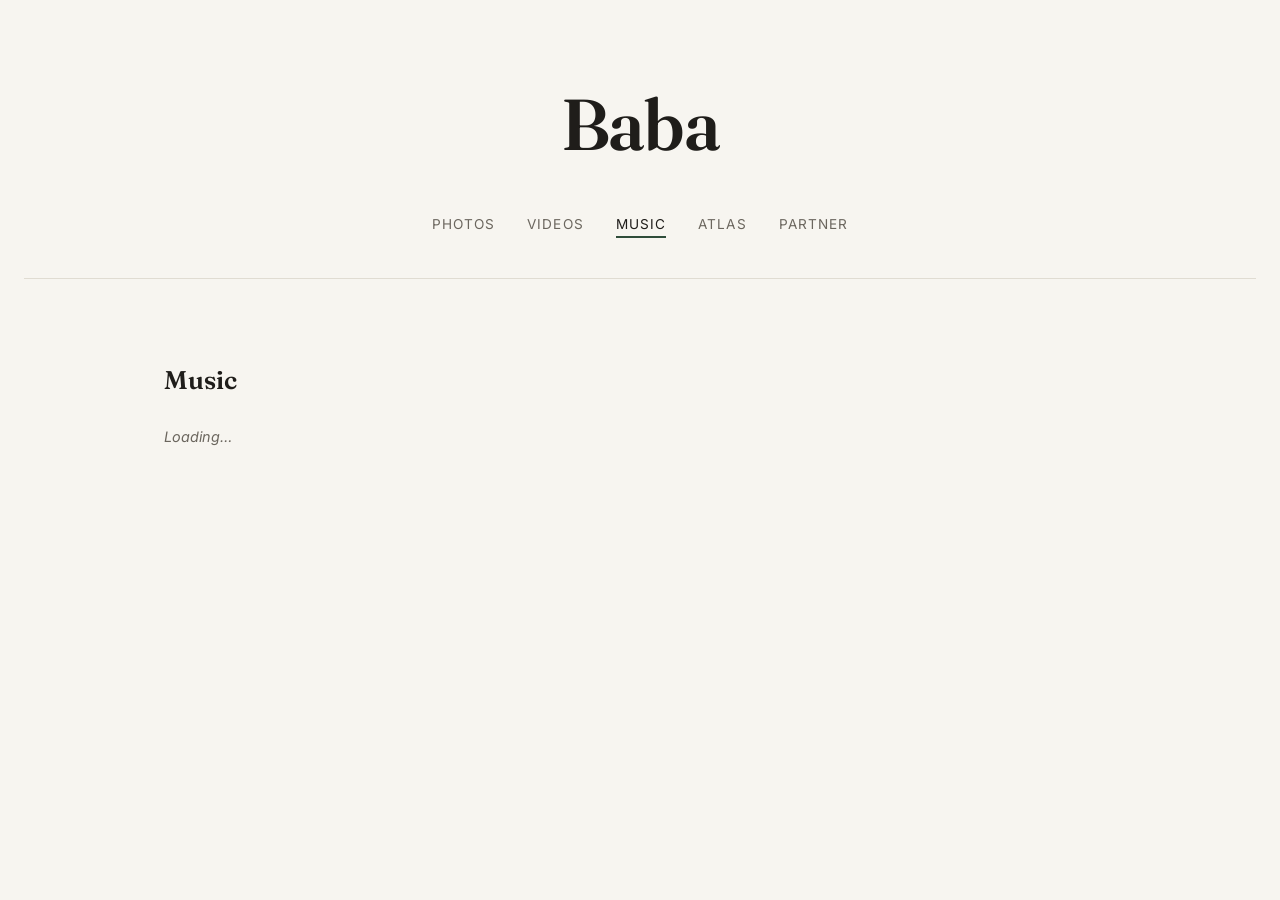
<file: music.html>
<!DOCTYPE html>
<html lang="en">
<head>
<meta charset="UTF-8">
<meta name="viewport" content="width=device-width, initial-scale=1.0">
<title>Music — Baba</title>
<link rel="icon" type="image/svg+xml" href="favicon.svg">
<link rel="stylesheet" href="style.css">
</head>
<body>

<header>
  <h1><a href="index.html">Baba</a></h1>
</header>

<nav>
  <a href="photos.html">Photos</a>
  <a href="videos.html">Videos</a>
  <a href="music.html" class="active">Music</a>
  <a href="atlas.html">Atlas</a>
  <a href="partner.html">Partner</a>
</nav>

<section id="music">
  <h2>Music</h2>
  <div id="music-list">
    <p class="empty">Loading…</p>
  </div>
</section>

<!-- HOW TO ADD A TITLE: the file name becomes the track title automatically. Add " -- caption text" after the name for a subtitle. -->

<script src="script.js"></script>
<script>
  async function renderMusic(){
    const list = document.getElementById("music-list");
    const files = await listFolder("music");
    const tracks = files.filter(f => /\.(mp3|wav|m4a|ogg)$/i.test(f.name));
    if(tracks.length === 0){
      list.innerHTML = '<p class="empty">No tracks yet.</p>';
      return;
    }
    list.innerHTML = tracks.map(f => {
      const { title, caption } = parseMusicName(f.name);
      return `
        <div class="track">
          <div class="title">${title}</div>
          ${caption ? `<div class="caption">${caption}</div>` : ""}
          <audio controls src="${RAW_BASE}music/${encodeURIComponent(f.name)}"></audio>
        </div>
      `;
    }).join("");
  }
  renderMusic();
</script>

</body>
</html>
</file>
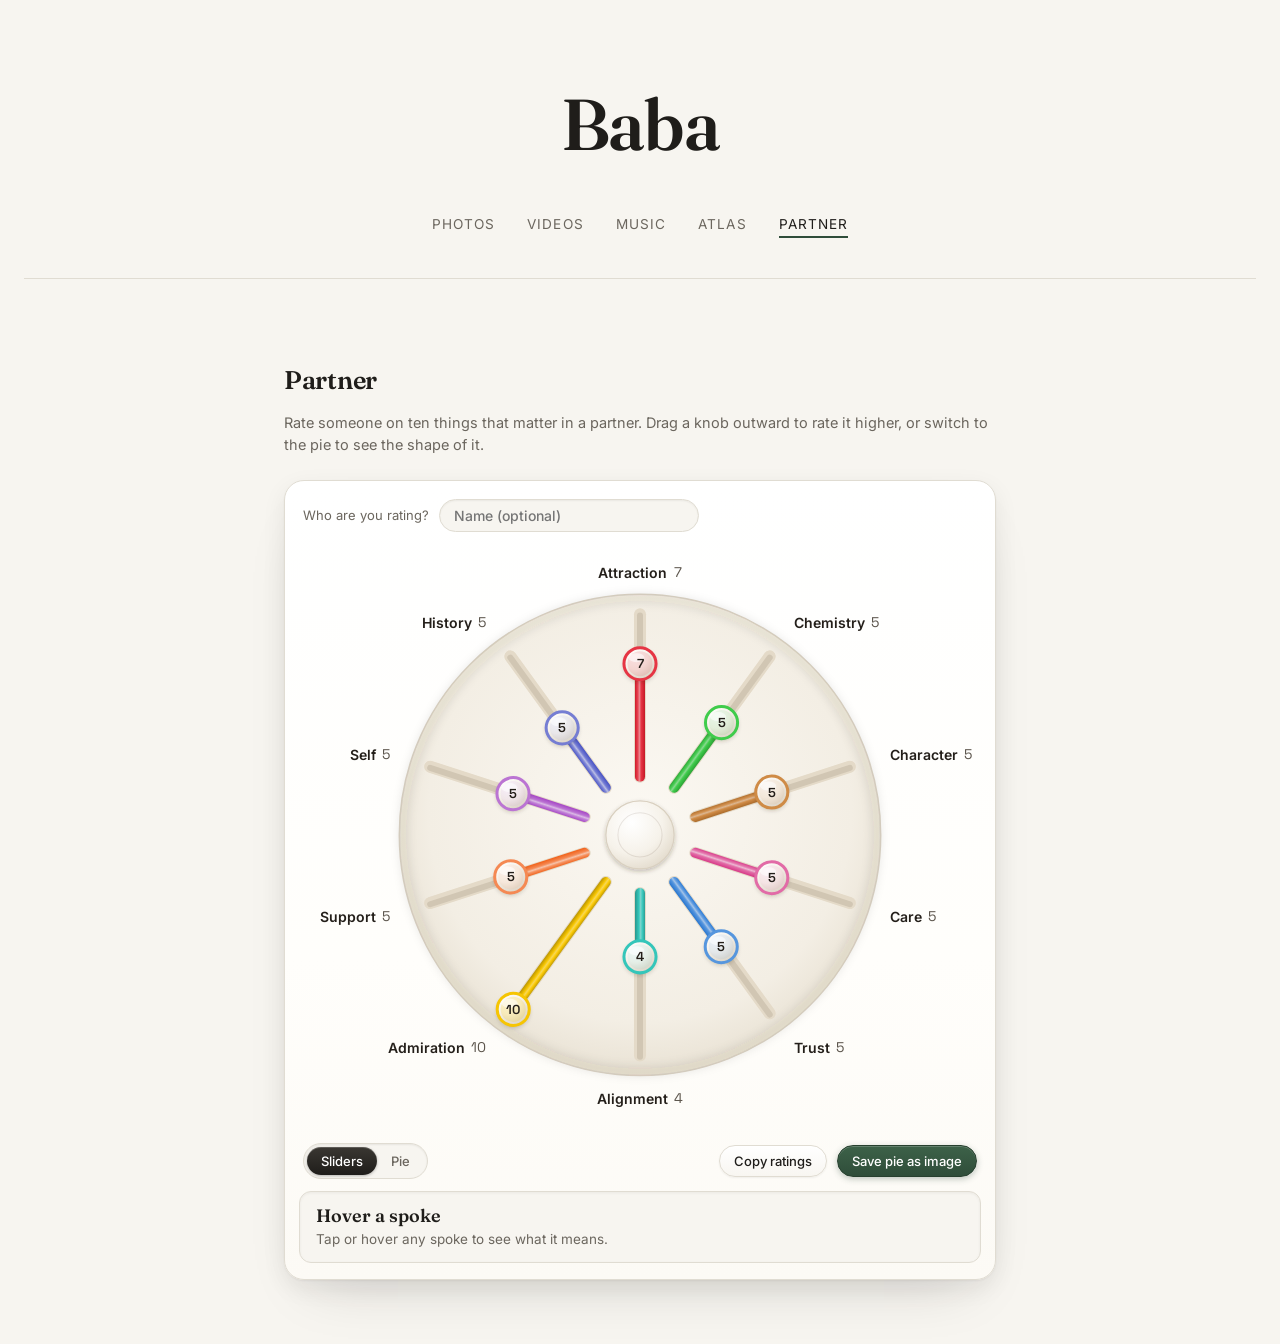
<file: partner.html>
<!DOCTYPE html>
<html lang="en">
<head>
<meta charset="UTF-8">
<meta name="viewport" content="width=device-width, initial-scale=1.0">
<title>Partner — Baba</title>
<link rel="icon" type="image/svg+xml" href="favicon.svg">
<link rel="stylesheet" href="style.css">
<link rel="preconnect" href="https://fonts.googleapis.com">
<link rel="preconnect" href="https://fonts.gstatic.com" crossorigin>
<link rel="stylesheet" href="https://fonts.googleapis.com/css2?family=Fraunces:opsz,wght@9..144,400;9..144,600;9..144,700&family=Inter:wght@400;500;600;700&family=Space+Grotesk:wght@500;600;700&display=swap">
<style>
  #partner{
    --parchment:#f7f5f0; --paper:#fffefb; --ink:#1f1d1a; --ink-soft:#6b665e; --line:#e0dcd2; --accent:#2f4d3a;
    font-family:'Inter',system-ui,sans-serif; color:var(--ink);
    max-width:760px;
  }
  #partner h2{font-family:'Fraunces',serif;font-optical-sizing:auto;font-weight:600;letter-spacing:-0.01em;}
  .pt-intro{font-size:14.5px;line-height:1.5;color:var(--ink-soft);margin:-1rem 0 1.5rem;}

  /* card */
  .pt-card{position:relative;overflow:hidden;background:linear-gradient(180deg,#ffffff 0%,var(--paper) 60%,#fcfaf5 100%);border:1px solid var(--line);border-radius:20px;padding:14px 14px 16px;
    box-shadow:inset 0 1px 0 rgba(255,255,255,.9),0 1px 2px rgba(31,29,26,.05),0 8px 24px rgba(31,29,26,.07),0 28px 56px -28px rgba(31,29,26,.18);}
  .pt-flash{position:absolute;inset:0;background:#fff;opacity:0;pointer-events:none;border-radius:inherit;}
  .pt-flash.go{animation:ptFlash .45s ease-out;}
  @keyframes ptFlash{0%{opacity:.85}100%{opacity:0}}

  /* wheel */
  #pt-svg{display:block;width:100%;height:auto;touch-action:none;font-family:'Inter',system-ui,sans-serif;-webkit-user-select:none;user-select:none;}
  .pt-spoke,.pt-slice,.pt-lab{transition:opacity .25s ease;}
  #pt-svg.pt-hl .pt-spoke:not(.on),#pt-svg.pt-hl .pt-slice:not(.on){opacity:.38;}
  #pt-svg.pt-hl .pt-lab:not(.on){opacity:.5;}
  .pt-knob{cursor:grab;outline:none}
  .pt-knob.dragging{cursor:grabbing}
  .pt-kin{transform-box:fill-box;transform-origin:center;transform:scale(0);transition:transform .2s ease;}
  .pt-kin.in{transform:scale(1);transition:transform .5s cubic-bezier(.34,1.56,.64,1);}
  .pt-knob.dragging .pt-kin{transform:scale(1.16);transition:transform .18s cubic-bezier(.34,1.56,.64,1);}
  .pt-knob:focus-visible .pt-knob-face{stroke:var(--ink);stroke-width:2.5}
  .pt-pulse{transform-box:fill-box;transform-origin:center;animation:ptPulse .7s ease-out forwards;pointer-events:none;}
  @keyframes ptPulse{0%{transform:scale(1);opacity:.95}100%{transform:scale(2.6);opacity:0}}
  .pt-fade{transition:opacity .22s ease;}

  /* controls */
  .pt-row{display:flex;align-items:center;flex-wrap:wrap;gap:10px;margin:8px 4px 12px;}
  .pt-seg{display:inline-flex;background:var(--parchment);border:1px solid var(--line);border-radius:999px;padding:3px;box-shadow:inset 0 1px 2px rgba(31,29,26,.07);}
  .pt-seg button{font:500 13px 'Inter',sans-serif;color:var(--ink-soft);background:none;border:0;border-radius:999px;padding:6px 14px;cursor:pointer;transition:background .2s,color .2s,box-shadow .2s;}
  .pt-seg button[aria-pressed="true"]{background:linear-gradient(180deg,#3a3732,var(--ink));color:#fff;box-shadow:inset 0 1px 0 rgba(255,255,255,.18),0 1px 3px rgba(31,29,26,.3);}
  .pt-spacer{flex:1}
  .pt-btn{font:500 13px 'Inter',sans-serif;color:var(--ink);background:linear-gradient(180deg,#ffffff,#f8f6f1);border:1px solid var(--line);border-radius:999px;padding:7px 14px;cursor:pointer;
    box-shadow:inset 0 1px 0 #fff,0 1px 2px rgba(31,29,26,.06);transition:border-color .2s,transform .12s,box-shadow .2s;}
  .pt-btn:hover{border-color:var(--accent);}
  .pt-btn:active{transform:translateY(1px);}
  .pt-btn.primary{background:linear-gradient(180deg,#3d6249,var(--accent));border-color:#27402f;color:#fff;box-shadow:inset 0 1px 0 rgba(255,255,255,.2),0 2px 6px rgba(47,77,58,.3);}
  .pt-btn.primary:hover{filter:brightness(1.07);}
  .pt-info{background:var(--parchment);border:1px solid var(--line);border-radius:12px;padding:12px 16px;min-height:66px;box-shadow:inset 0 1px 3px rgba(31,29,26,.06);}
  .pt-info-in{transition:opacity .16s ease;}
  .pt-info-in.out{opacity:0;}
  .pt-info-top{display:flex;align-items:baseline;justify-content:space-between;gap:12px;}
  #pt-t{font-family:'Fraunces',serif;font-weight:600;font-size:18px;}
  #pt-v{font-family:'Space Grotesk',sans-serif;font-weight:600;font-size:18px;}
  #pt-d{font-size:13.5px;line-height:1.45;color:var(--ink-soft);margin-top:3px;}
  .pt-name{display:flex;align-items:center;gap:10px;margin:4px 4px 2px;font-size:13px;color:var(--ink-soft);}
  .pt-name input{flex:1;max-width:260px;font:500 14px 'Inter',sans-serif;color:var(--ink);background:var(--parchment);border:1px solid var(--line);border-radius:999px;padding:7px 14px;outline:none;box-shadow:inset 0 1px 2px rgba(31,29,26,.06);transition:border-color .2s;}
  .pt-name input:focus{border-color:var(--accent);}
  /* no grey tap boxes or focus outlines on touch */
  #partner,#partner *{-webkit-tap-highlight-color:transparent;}
  #pt-svg *:focus{outline:none;}
  .pt-short{display:none;}

  /* phones: use the full width, compact controls, bigger two-line labels */
  @media (max-width:600px){
    #partner{padding:1.25rem .4rem 2.5rem;}
    #partner h2{margin:0 .6rem .6rem;}
    .pt-intro{font-size:14px;margin:0 .6rem 1rem;}
    .pt-card{padding:8px 4px 10px;border-radius:16px;}
    .pt-name{margin:2px 6px 0;}
    .pt-name span{display:none;}
    .pt-name input{max-width:none;}
    #pt-svg .pt-lab{font-size:19px;}
    .pt-row{flex-wrap:nowrap;gap:6px;margin:4px 6px 8px;}
    .pt-seg button{padding:7px 12px;}
    .pt-btn{padding:8px 12px;white-space:nowrap;}
    .pt-long{display:none;}
    .pt-short{display:inline;}
    .pt-info{margin:0 6px;padding:10px 14px;}
  }
  .pt-sr{position:absolute;width:1px;height:1px;overflow:hidden;clip:rect(0 0 0 0);}
  @media (prefers-reduced-motion:reduce){
    .pt-kin,.pt-kin.in,.pt-knob.dragging .pt-kin{transition:none}
    .pt-pulse,.pt-flash.go{animation:none}
  }
</style>
</head>
<body>

<header>
  <h1><a href="index.html">Baba</a></h1>
</header>

<nav>
  <a href="photos.html">Photos</a>
  <a href="videos.html">Videos</a>
  <a href="music.html">Music</a>
  <a href="atlas.html">Atlas</a>
  <a href="partner.html" class="active">Partner</a>
</nav>

<section id="partner">
  <h2>Partner</h2>
  <p class="pt-intro">Rate someone on ten things that matter in a partner. Drag a knob outward to rate it higher, or switch to the pie to see the shape of it.</p>

  <div class="pt-card">
    <label class="pt-name"><span>Who are you rating?</span><input id="pt-name" type="text" placeholder="Name (optional)" aria-label="Who are you rating?" maxlength="40" autocomplete="off"></label>
    <p class="pt-sr">Ten radial sliders rating what you like about a partner, with a toggle that turns them into a pie chart.</p>
    <svg id="pt-svg" viewBox="0 0 680 600" role="group" aria-label="Ten spoke sliders">
      <defs id="pt-defs">
        <radialGradient id="pt-dish" cx="50%" cy="45%" r="55%"><stop offset="0" stop-color="#fbf8f2"/><stop offset=".8" stop-color="#f3eee4"/><stop offset="1" stop-color="#e9e2d4"/></radialGradient>
        <radialGradient id="pt-kg" cx="35%" cy="28%" r="78%"><stop offset="0" stop-color="#ffffff"/><stop offset=".5" stop-color="#f7f3ec"/><stop offset="1" stop-color="#d8d0c1"/></radialGradient>
        <radialGradient id="pt-gloss" cx="32%" cy="26%" r="70%"><stop offset="0" stop-color="#fff" stop-opacity=".42"/><stop offset=".38" stop-color="#fff" stop-opacity=".14"/><stop offset=".72" stop-color="#fff" stop-opacity="0"/></radialGradient>
        <radialGradient id="pt-hub" cx="38%" cy="32%" r="75%"><stop offset="0" stop-color="#ffffff"/><stop offset=".6" stop-color="#f6f2ea"/><stop offset="1" stop-color="#e2dacb"/></radialGradient>
        <filter id="pt-sh" x="-60%" y="-60%" width="220%" height="220%"><feDropShadow dx="0" dy="2" stdDeviation="2.2" flood-color="#3a2f22" flood-opacity=".28"/></filter>
        <filter id="pt-inset" x="-10%" y="-10%" width="120%" height="120%"><feGaussianBlur stdDeviation="5"/></filter>
      </defs>
      <circle cx="340" cy="300" r="240" fill="url(#pt-dish)" stroke="#ddd5c6" stroke-width="1.5"/>
      <circle cx="340" cy="300" r="236" fill="none" stroke="rgba(60,48,32,.10)" stroke-width="8" filter="url(#pt-inset)" style="pointer-events:none"/>
      <g id="pt-m" style="display:none"></g>
      <g id="pt-p" style="display:none"></g>
      <g id="pt-s"></g>
      <g id="pt-l"></g>
    </svg>

    <div class="pt-row">
      <div class="pt-seg" role="group" aria-label="View">
        <button id="pt-v-s" aria-pressed="true">Sliders</button>
        <button id="pt-v-p" aria-pressed="false">Pie</button>
      </div>
      <span class="pt-spacer"></span>
      <button class="pt-btn" id="pt-copy">Copy<span class="pt-long"> ratings</span></button>
      <button class="pt-btn primary" id="pt-save">Save<span class="pt-long"> pie as image</span><span class="pt-short"> image</span></button>
    </div>

    <div class="pt-info" aria-live="polite">
      <div class="pt-info-in" id="pt-info-in">
        <div class="pt-info-top"><span id="pt-t">Hover a spoke</span><span id="pt-v"></span></div>
        <div id="pt-d">Tap or hover any spoke to see what it means.</div>
      </div>
    </div>
    <div class="pt-flash" id="pt-flash"></div>
  </div>
</section>

<script>
(function(){
  // name, description, color [hue, saturation at 10, lightness at 10, saturation floor, lightness at 1, metallic], starting value
  // Hue is fixed per category; only saturation and lightness move with the value.
  var items=[
    ["Attraction","The physical pull. Looks, touch, voice, presence.",[355,95,47,45,72],7],
    ["Chemistry","How you click. Banter, humor, the ease between you.",[125,80,38,40,64],5],
    ["Character","Who they are to everyone, not only to you.",[30,78,45,44,62],5],
    ["Care","How they treat you day to day. Attention, kindness, effort.",[330,88,52,50,76],5],
    ["Trust","How safe and certain you feel. Honesty and reliability.",[212,92,46,48,72],5],
    ["Alignment","Shared values, goals, and the life you each want.",[175,90,32,42,58],4],
    ["Admiration","What you respect or look up to in them.",[48,100,48,62,66],10],
    ["Support","What they do for you. Help, showing up, lightening the load.",[20,100,54,80,72],5],
    ["Self","Who you become around them, and whether you like that person.",[285,72,50,38,74],5],
    ["History","The time, memories, and hard things you have shared.",[235,72,50,38,74],5]
  ];
  var NS="http://www.w3.org/2000/svg",cx=340,cy=300,r0=58,r1=220,pr0=26,pr1=226,TW=10;
  var reduce=window.matchMedia&&window.matchMedia("(prefers-reduced-motion: reduce)").matches;
  var vals=items.map(function(it){return it[3]});
  var disp=vals.map(function(){return reduce?0:0});
  var startAt=[],nodes=[],drag=-1,raf=0,cur=-1,pie=false,morph=null;
  var svg=document.getElementById("pt-svg"),defs=document.getElementById("pt-defs"),gS=document.getElementById("pt-s"),gP=document.getElementById("pt-p"),gM=document.getElementById("pt-m"),gL=document.getElementById("pt-l");
  var T=document.getElementById("pt-t"),V=document.getElementById("pt-v"),D=document.getElementById("pt-d"),INFO=document.getElementById("pt-info-in");

  function el(t,a,p){var e=document.createElementNS(NS,t);for(var k in a)e.setAttribute(k,a[k]);if(p)p.appendChild(e);return e}
  function ang(i){return(i*36-90)*Math.PI/180}
  function pt(r,a){return[cx+r*Math.cos(a),cy+r*Math.sin(a)]}
  function clamp(x,a,b){return Math.max(a,Math.min(b,x))}
  function wedge(ri,ro,a0,a1){var p=pt(ro,a0),q=pt(ro,a1),s=pt(ri,a1),u=pt(ri,a0);
    return"M"+p[0].toFixed(1)+" "+p[1].toFixed(1)+"A"+ro+" "+ro+" 0 0 1 "+q[0].toFixed(1)+" "+q[1].toFixed(1)+"L"+s[0].toFixed(1)+" "+s[1].toFixed(1)+"A"+ri+" "+ri+" 0 0 0 "+u[0].toFixed(1)+" "+u[1].toFixed(1)+"Z"}

  // ---- color ----
  // 10 = full saturation. Lower values fade toward a muted tint of the SAME hue, never to grey.
  function hsl3(i,v){var c=items[i][2],t=clamp(v,0,10)/10,e=Math.pow(t,1.15);return[c[0],c[3]+(c[1]-c[3])*e,c[4]+(c[2]-c[4])*e]}
  function H(h,s,l){return"hsl("+h+","+clamp(s,0,100).toFixed(1)+"%,"+clamp(l,0,97).toFixed(1)+"%)"}
  function col(i,v){var c=hsl3(i,v);return H(c[0],c[1],c[2])}
  function full(i){return col(i,10)}
  function metal(i){return!!items[i][2][5]}
  // gradient stops [offset, dSat, dLight]: glossy tube across a track, and centre-out shading for a slice
  var TUBE=[[0,0,-10],[.28,0,3],[.44,-8,17],[.62,0,0],[1,0,-12]];
  var TUBE_METAL=[[0,0,-20],[.16,0,6],[.3,-12,40],[.42,0,10],[.7,0,-6],[1,0,-22]];
  var SLICE=[[0,-4,12],[.5,0,3],[.85,0,-2],[1,0,-10]];
  var SLICE_METAL=[[0,0,-14],[.38,0,2],[.6,-10,34],[.7,0,8],[.9,0,-6],[1,0,-18]];
  function stops(g,spec){spec.forEach(function(s){el("stop",{offset:s[0]},g)});return g}
  function paint(g,spec,i,v){var c=hsl3(i,v),st=g.childNodes;for(var k=0;k<spec.length;k++)st[k].setAttribute("stop-color",H(c[0],c[1]+spec[k][1],c[2]+spec[k][2]))}

  // ---- info box (crossfades between categories) ----
  function setInfo(t,v,d){T.textContent=t;V.textContent=v;D.textContent=d}
  function show(i){
    if(cur!==i){cur=i;svg.classList.add("pt-hl");nodes.forEach(function(n,j){var on=j===i;n.g.classList.toggle("on",on);n.sg.classList.toggle("on",on);n.lab.classList.toggle("on",on)})}
    clearTimeout(touchT);
    var txt=[items[i][0],Math.round(vals[i])+" / 10",items[i][1]];
    if(T.textContent===txt[0]||reduce){setInfo(txt[0],txt[1],txt[2]);return}
    if(show.p===i)return;
    show.p=i;INFO.classList.add("out");clearTimeout(show.t);
    show.t=setTimeout(function(){show.p=-1;var j=i;setInfo(items[j][0],Math.round(vals[j])+" / 10",items[j][1]);INFO.classList.remove("out")},140);
  }
  var touchT=0;
  function unfocus(){if(drag>=0)return;cur=-1;svg.classList.remove("pt-hl");nodes.forEach(function(n){n.g.classList.remove("on");n.sg.classList.remove("on");n.lab.classList.remove("on")})}
  svg.addEventListener("pointerleave",unfocus);

  // ---- pie scale rings ----
  [5,10].forEach(function(v){el("circle",{cx:cx,cy:cy,r:pr0+(pr1-pr0)*v/10,fill:"none",stroke:"#ddd3c0","stroke-width":1,"stroke-dasharray":v==10?"0":"3 4"},gP)});

  // ---- build each category ----
  items.forEach(function(it,i){
    var a=ang(i),p0=pt(r0,a),p1=pt(r1,a),nx=-Math.sin(a),ny=Math.cos(a);
    // track gradient runs across the track's width, so it reads as a glossy tube
    var tg=stops(el("linearGradient",{id:"pt-tg"+i,gradientUnits:"userSpaceOnUse",x1:cx-nx*TW/2,y1:cy-ny*TW/2,x2:cx+nx*TW/2,y2:cy+ny*TW/2},defs),metal(i)?TUBE_METAL:TUBE);
    var sgr=stops(el("radialGradient",{id:"pt-sg"+i,gradientUnits:"userSpaceOnUse",cx:cx,cy:cy,r:pr1},defs),metal(i)?SLICE_METAL:SLICE);

    var g=el("g",{class:"pt-spoke"},gS);
    el("line",{x1:p0[0],y1:p0[1],x2:p1[0],y2:p1[1],stroke:"#e4dac8","stroke-width":TW+2,"stroke-linecap":"round"},g);
    el("line",{x1:p0[0],y1:p0[1],x2:p1[0],y2:p1[1],stroke:"rgba(80,62,40,.13)","stroke-width":TW-4,"stroke-linecap":"round",transform:"translate("+(-nx*0).toFixed(2)+",1.2)"},g);
    var led=el("line",{x1:p0[0],y1:p0[1],x2:p0[0],y2:p0[1],stroke:"url(#pt-tg"+i+")","stroke-width":TW,"stroke-linecap":"round"},g);
    var hit=el("line",{x1:p0[0],y1:p0[1],x2:p1[0],y2:p1[1],stroke:"transparent","stroke-width":30,"stroke-linecap":"round",style:"cursor:pointer"},g);
    var k=el("g",{class:"pt-knob",tabindex:0,role:"slider","aria-label":it[0],"aria-valuemin":0,"aria-valuemax":10},g);
    var kin=el("g",{class:"pt-kin"},k);
    el("circle",{r:16,fill:"url(#pt-kg)",filter:"url(#pt-sh)"},kin);
    var tint=el("circle",{r:12.5,opacity:0},kin);
    el("ellipse",{cx:-3.5,cy:-6,rx:8,ry:4.5,fill:"#fff",opacity:.55,style:"pointer-events:none"},kin);
    var face=el("circle",{r:16,fill:"none","stroke-width":3,class:"pt-knob-face"},kin);
    var num=el("text",{"text-anchor":"middle","dominant-baseline":"central","font-size":13,"font-weight":600,fill:"#241F1A",style:"pointer-events:none;font-family:'Space Grotesk',sans-serif"},kin);

    var a0=a-Math.PI/10,a1=a+Math.PI/10;
    var sg=el("g",{class:"pt-slice"},gP);
    el("path",{d:wedge(pr0,pr1,a0,a1),fill:"#efe7d8",stroke:"#fffdf8","stroke-width":2},sg);
    var w=el("path",{fill:"url(#pt-sg"+i+")",stroke:"#fffdf8","stroke-width":2},sg);
    var wh=el("path",{d:wedge(pr0,pr1,a0,a1),fill:"transparent",style:"cursor:pointer"},sg);

    var mb=el("path",{stroke:"#fffdf8"},gM),mfT=el("path",{fill:"url(#pt-tg"+i+")"},gM),mfS=el("path",{fill:"url(#pt-sg"+i+")"},gM);

    var lp=pt(262,a),c=Math.cos(a);
    var lab=el("text",{x:lp[0],y:lp[1],class:"pt-lab","text-anchor":c>.3?"start":c<-.3?"end":"middle","dominant-baseline":"central","font-size":14,fill:"#5c554c",style:"cursor:default"},gL);
    var ln=el("tspan",{"font-weight":600,fill:"#241F1A"},lab);ln.textContent=it[0];
    var lv=el("tspan",{dx:6,style:"font-family:'Space Grotesk',sans-serif"},lab);

    [hit,k,wh,lab].forEach(function(n){n.addEventListener("pointerenter",function(e){if(e.pointerType==="mouse")show(i)});n.addEventListener("click",function(){show(i);if(!matchMedia("(hover:hover)").matches){clearTimeout(touchT);touchT=setTimeout(unfocus,1400)}})});
    function start(e){drag=i;k.classList.add("dragging");svg.setPointerCapture(e.pointerId);show(i);move(e);e.preventDefault()}
    hit.addEventListener("pointerdown",start);k.addEventListener("pointerdown",start);
    k.addEventListener("focus",function(){show(i)});
    k.addEventListener("blur",function(){if(!svg.matches(":hover"))unfocus()});
    k.addEventListener("keydown",function(e){var d=(e.key=="ArrowUp"||e.key=="ArrowRight")?1:(e.key=="ArrowDown"||e.key=="ArrowLeft")?-1:0;if(d){setVal(i,vals[i]+d);e.preventDefault()}});
    nodes.push({lp:lp,ln:ln,a:a,a0:a0,a1:a1,g:g,led:led,k:k,kin:kin,tint:tint,face:face,num:num,sg:sg,w:w,tg:tg,sgr:sgr,mb:mb,mfT:mfT,mfS:mfS,lab:lab,lv:lv,last:null});
  });
  var narrow=window.matchMedia("(max-width:600px)");
  function labelMode(){var two=narrow.matches;nodes.forEach(function(n){
    if(two){n.ln.setAttribute("dy","-0.55em");n.lv.setAttribute("x",n.lp[0]);n.lv.setAttribute("dy","1.15em");n.lv.setAttribute("dx",0)}
    else{n.ln.removeAttribute("dy");n.lv.removeAttribute("x");n.lv.removeAttribute("dy");n.lv.setAttribute("dx",6)}})}
  labelMode();if(narrow.addEventListener)narrow.addEventListener("change",labelMode);else narrow.addListener(labelMode);
  el("circle",{cx:cx,cy:cy,r:34,fill:"url(#pt-hub)",stroke:"#d9d0c0","stroke-width":1.2,filter:"url(#pt-sh)",style:"pointer-events:none"},gS);
  el("circle",{cx:cx,cy:cy,r:22,fill:"none",stroke:"rgba(80,62,40,.12)","stroke-width":1,style:"pointer-events:none"},gS);
  el("circle",{cx:cx,cy:cy,r:pr1,fill:"url(#pt-gloss)",style:"pointer-events:none"},gP);
  el("circle",{cx:cx,cy:cy,r:pr0-3,fill:"url(#pt-hub)",stroke:"#d9d0c0","stroke-width":1.2,filter:"url(#pt-sh)",style:"pointer-events:none"},gP);
  var mRings=[5,10].map(function(v){return el("circle",{cx:cx,cy:cy,r:pr0+(pr1-pr0)*v/10,fill:"none",stroke:"#ddd3c0","stroke-width":1,"stroke-dasharray":v==10?"0":"3 4",opacity:0},gM)});
  var mGloss=el("circle",{cx:cx,cy:cy,r:pr1,fill:"url(#pt-gloss)",opacity:0,style:"pointer-events:none"},gM);
  var mHub=el("circle",{cx:cx,cy:cy,r:34,fill:"url(#pt-hub)",stroke:"#d9d0c0","stroke-width":1.2,filter:"url(#pt-sh)",style:"pointer-events:none"},gM);

  // ---- drawing (uses the animated value, so motion and color stay smooth) ----
  function draw(i){
    var n=nodes[i],v=disp[i],key=v.toFixed(3);if(n.last===key)return;n.last=key;
    var r=r0+(r1-r0)*v/10,p=pt(r,n.a),shown=Math.round(v);
    n.led.setAttribute("x2",p[0].toFixed(2));n.led.setAttribute("y2",p[1].toFixed(2));n.led.style.display=v>0.05?"":"none";
    paint(n.tg,metal(i)?TUBE_METAL:TUBE,i,v);
    n.face.setAttribute("stroke",v>0.05?col(i,v):"#cfc6b5");
    n.tint.setAttribute("fill",col(i,v));n.tint.setAttribute("opacity",(0.22*v/10).toFixed(3));
    n.k.setAttribute("transform","translate("+p[0].toFixed(1)+","+p[1].toFixed(1)+")");
    n.num.textContent=shown;n.lv.textContent=shown;
    var ro=pr0+(pr1-pr0)*v/10;
    if(v>0.05){n.w.setAttribute("d",wedge(pr0,ro,n.a0,n.a1));n.sgr.setAttribute("r",Math.max(ro,pr0+1).toFixed(1));paint(n.sgr,metal(i)?SLICE_METAL:SLICE,i,v);n.w.style.display=""}else n.w.style.display="none";
  }
  // a shape between a thin track (m=0) and a pie wedge (m=1)
  function blob(a,rin,rout,m,hw){if(rout<rin+0.6)return"";var N=8,M=8,d=[],k,r,o;
    function off(r){var narrow=(hw||TW/2)/r,wide=Math.PI/10;return narrow+(wide-narrow)*m}
    function P(r,an){var q=pt(r,an);d.push(q[0].toFixed(1)+" "+q[1].toFixed(1))}
    for(k=0;k<=N;k++){r=rin+(rout-rin)*k/N;P(r,a-off(r))}
    o=off(rout);for(k=1;k<M;k++)P(rout,a-o+2*o*k/M);
    for(k=N;k>=0;k--){r=rin+(rout-rin)*k/N;P(r,a+off(r))}
    o=off(rin);for(k=1;k<M;k++)P(rin,a+o-2*o*k/M);
    return"M"+d.join("L")+"Z"}
  function lerpHex(a,b,t){var A=parseInt(a.slice(1),16),B=parseInt(b.slice(1),16),o=0;
    for(var sh=16;sh>=0;sh-=8){var x=(A>>sh)&255,y=(B>>sh)&255;o|=Math.round(x+(y-x)*t)<<sh}return"#"+(o|1<<24).toString(16).slice(1)}
  function drawMorph(t,to){
    nodes.forEach(function(n,i){var ti=clamp((t-i*0.02)/(1-0.18),0,1),k=1-Math.pow(1-ti,3),e=to?k:1-k;
      var rin=r0+(pr0-r0)*e,v=disp[i],rs=r0+(r1-r0)*v/10,rp=pr0+(pr1-pr0)*v/10,ro=rs+(rp-rs)*e;
      n.mb.setAttribute("d",blob(n.a,rin,r1+(pr1-r1)*e,e,TW/2+1));
      n.mb.setAttribute("fill",lerpHex("#e4dac8","#efe7d8",e));n.mb.setAttribute("stroke-width",(2*e).toFixed(2));
      var d=v>0.05?blob(n.a,rin,ro,e):"";
      n.mfT.setAttribute("d",d);n.mfS.setAttribute("d",d);
      n.mfT.setAttribute("opacity",(1-e).toFixed(3));n.mfS.setAttribute("stroke","#fffdf8");n.mfS.setAttribute("stroke-width",(2*e).toFixed(2));n.mfS.setAttribute("opacity",e.toFixed(3));
      n.sgr.setAttribute("r",Math.max(ro,pr0+1).toFixed(1));paint(n.sgr,metal(i)?SLICE_METAL:SLICE,i,v)});
    var k=1-Math.pow(1-t,3),e=to?k:1-k;
    mRings.forEach(function(c){c.setAttribute("opacity",e.toFixed(3))});mGloss.setAttribute("opacity",e.toFixed(3));
    mHub.setAttribute("r",(34+(pr0-3-34)*e).toFixed(1));
  }

  // ---- animation loop ----
  function tick(now){
    var busy=false;
    for(var i=0;i<10;i++){
      var target=(startAt[i]&&now<startAt[i])?0:vals[i];
      if(startAt[i]&&now>=startAt[i]&&!nodes[i].popped){nodes[i].popped=true;nodes[i].kin.classList.add("in")}
      var d=target-disp[i];
      if(Math.abs(d)>0.002){disp[i]+=d*(drag===i?0.45:0.16);busy=true}else disp[i]=target;
      if(startAt[i]&&now<startAt[i])busy=true;
      draw(i);
    }
    if(morph){var t=clamp((now-morph.t0)/morph.dur,0,1);drawMorph(t,morph.to);if(t<1&&!(!morph.to&&t>=0.86))busy=true;else finishMorph()}
    raf=busy?requestAnimationFrame(tick):0;
  }
  function kick(){if(!raf)raf=requestAnimationFrame(tick)}

  function setVal(i,v){v=clamp(Math.round(v),0,10);if(v===vals[i])return;var was=vals[i];vals[i]=v;
    nodes[i].k.setAttribute("aria-valuenow",v);if(v===10&&was<10)pulse(i);show(i);
    if(reduce){disp[i]=v;draw(i)}else kick()}
  function pulse(i){if(reduce||pie)return;var n=nodes[i];
    var c=el("circle",{r:16,fill:"none",stroke:full(i),"stroke-width":3,class:"pt-pulse"},n.k);
    var c2=el("circle",{r:16,fill:full(i),opacity:.25,class:"pt-pulse",style:"animation-duration:.55s"},n.k);
    n.k.insertBefore(c,n.kin);n.k.insertBefore(c2,n.kin);
    setTimeout(function(){c.remove();c2.remove()},800)}

  function move(e){if(drag<0)return;var m=svg.getScreenCTM().inverse(),x=e.clientX*m.a+e.clientY*m.c+m.e,y=e.clientX*m.b+e.clientY*m.d+m.f,n=nodes[drag];
    var t=((x-cx)*Math.cos(n.a)+(y-cy)*Math.sin(n.a)-r0)/(r1-r0);setVal(drag,clamp(t,0,1)*10)}
  function endDrag(e){if(drag>=0)nodes[drag].k.classList.remove("dragging");drag=-1;
    if(e&&e.pointerType&&e.pointerType!=="mouse"){clearTimeout(touchT);touchT=setTimeout(unfocus,1400)}}
  svg.addEventListener("pointermove",move);
  svg.addEventListener("pointerup",endDrag);svg.addEventListener("pointercancel",endDrag);

  // ---- opening: spokes grow out one by one, clockwise ----
  var t0=performance.now()+180;
  nodes.forEach(function(n,i){n.k.setAttribute("aria-valuenow",vals[i]);
    if(reduce){disp[i]=vals[i];n.kin.classList.add("in");draw(i)}else{startAt[i]=t0+i*75;draw(i)}});
  if(!reduce)kick();

  // ---- view toggle with morph ----
  var bS=document.getElementById("pt-v-s"),bP=document.getElementById("pt-v-p");
  function setView(p){if(p===pie||morph)return;pie=p;
    bS.setAttribute("aria-pressed",!p);bP.setAttribute("aria-pressed",p);
    if(reduce){gS.style.display=p?"none":"";gP.style.display=p?"":"none";return}
    drawMorph(0,p);gM.style.display="";
    if(p){gS.style.transition="opacity .12s ease";gS.style.opacity=0;setTimeout(function(){if(pie){gS.style.display="none";gS.style.transition=""}},130)}
    else gP.style.display="none";
    morph={to:p,t0:performance.now(),dur:430};kick()}
  function finishMorph(){var to=morph.to;morph=null;
    if(to){gP.style.opacity=1;gP.style.display=""}
    else{gS.style.display="";gS.style.transition="none";gS.style.opacity=1;
      nodes.forEach(function(n){n.k.style.transition="none";n.k.style.opacity=0});gS.getBoundingClientRect();
      nodes.forEach(function(n){n.k.style.transition="opacity .06s ease";n.k.style.opacity=1})}
    gM.style.display="none"}
  bS.addEventListener("click",function(){setView(false)});bP.addEventListener("click",function(){setView(true)});

  // ---- copy ratings ----
  function nameVal(){return document.getElementById("pt-name").value.trim()}
  document.getElementById("pt-copy").addEventListener("click",function(){
    var who=nameVal(),txt=(who?who+" ":"")+"ratings (out of 10): "+items.map(function(it,i){return it[0]+" "+vals[i]}).join(", ")+".";
    setInfo("Ratings","",txt);
    if(navigator.clipboard)navigator.clipboard.writeText(txt).then(function(){T.textContent="Ratings copied"},function(){});
  });

  // ---- export a clean labeled image ----
  document.getElementById("pt-save").addEventListener("click",function(){
    var fl=document.getElementById("pt-flash");fl.classList.remove("go");fl.getBoundingClientRect();fl.classList.add("go");
    var fonts=["600 40px Fraunces","400 16px Inter","600 16px Inter","600 16px 'Space Grotesk'"];
    var ready=document.fonts&&document.fonts.load?Promise.all(fonts.map(function(f){return document.fonts.load(f)})):Promise.resolve();
    ready.then(exportPNG,exportPNG);
  });

  function exportPNG(){
    var W=1200,HT=780,S=2,cv=document.createElement("canvas");cv.width=W*S;cv.height=HT*S;
    var x=cv.getContext("2d");x.scale(S,S);
    var INK="#241F1A",SOFT="#5c554c",LINE="#ddd3c0",PAPER="#fffdf8",TRACK="#efe7d8";
    x.fillStyle=PAPER;x.fillRect(0,0,W,HT);

    var total=vals.reduce(function(a,b){return a+b},0),avg=(total/10).toFixed(1);
    var d=new Date(),ds=d.toLocaleDateString(undefined,{year:"numeric",month:"long",day:"numeric"});
    x.fillStyle=INK;x.font="600 40px Fraunces, Georgia, serif";x.textBaseline="alphabetic";x.textAlign="left";
    var who=nameVal();x.fillText(who?who:"Partner rating",56,86);
    x.fillStyle=SOFT;x.font="400 16px Inter, sans-serif";
    x.fillText("Ten qualities, each rated 0 to 10. Longer slice = higher rating.  ·  Average "+avg+" / 10  ·  "+ds,56,118);
    x.strokeStyle=LINE;x.lineWidth=1;x.beginPath();x.moveTo(56,142);x.lineTo(W-56,142);x.stroke();

    var CX=356,CY=455,R0=24,R1=220;
    function arcW(ri,ro,a0,a1){x.beginPath();x.arc(CX,CY,ro,a0,a1);x.arc(CX,CY,ri,a1,a0,true);x.closePath()}
    function grad(i,v,ro){var spec=metal(i)?SLICE_METAL:SLICE,c=hsl3(i,v),g=x.createRadialGradient(CX,CY,0,CX,CY,ro);
      spec.forEach(function(s){g.addColorStop(s[0],H(c[0],c[1]+s[1],c[2]+s[2]))});return g}
    items.forEach(function(it,i){var a=ang(i),a0=a-Math.PI/10,a1=a+Math.PI/10;
      arcW(R0,R1,a0,a1);x.fillStyle=TRACK;x.fill();x.strokeStyle=PAPER;x.lineWidth=3;x.stroke();
      if(vals[i]>0){var ro=R0+(R1-R0)*vals[i]/10;arcW(R0,ro,a0,a1);x.fillStyle=grad(i,vals[i],ro);x.fill();x.stroke()}});
    [5,10].forEach(function(v){x.beginPath();x.arc(CX,CY,R0+(R1-R0)*v/10,0,Math.PI*2);x.strokeStyle=LINE;x.lineWidth=1;x.setLineDash(v==5?[3,4]:[]);x.stroke()});x.setLineDash([]);
    // gloss over the wheel, same as the page
    var gl=x.createRadialGradient(CX-R1*.36,CY-R1*.48,0,CX-R1*.36,CY-R1*.48,R1*1.4);
    gl.addColorStop(0,"rgba(255,255,255,.42)");gl.addColorStop(.38,"rgba(255,255,255,.14)");gl.addColorStop(.72,"rgba(255,255,255,0)");
    x.beginPath();x.arc(CX,CY,R1,0,Math.PI*2);x.fillStyle=gl;x.fill();
    x.beginPath();x.arc(CX,CY,R0-2,0,Math.PI*2);x.fillStyle=PAPER;x.fill();x.strokeStyle=LINE;x.stroke();
    items.forEach(function(it,i){var a=ang(i),c=Math.cos(a),lx=CX+(R1+26)*c,ly=CY+(R1+26)*Math.sin(a);
      x.textAlign=c>.3?"left":c<-.3?"right":"center";x.textBaseline="middle";
      var name=it[0],val=String(vals[i]);
      x.font="600 16px Inter, sans-serif";var wn=x.measureText(name+" ").width;
      x.font="600 16px 'Space Grotesk', sans-serif";var wv=x.measureText(val).width;
      var tw=wn+wv,start=x.textAlign=="left"?lx:x.textAlign=="right"?lx-tw:lx-tw/2;
      x.textAlign="left";
      x.font="600 16px Inter, sans-serif";x.fillStyle=INK;x.fillText(name,start,ly);
      x.font="600 16px 'Space Grotesk', sans-serif";x.fillStyle=full(i);x.fillText(val,start+wn,ly)});

    var order=items.map(function(it,i){return i}).sort(function(a,b){return vals[b]-vals[a]||a-b});
    var LX=680,LW=W-56-LX,top=196,rowH=52;
    x.fillStyle=SOFT;x.font="600 12px Inter, sans-serif";x.textAlign="left";x.textBaseline="alphabetic";
    x.fillText("RANKED",LX,top-22);
    order.forEach(function(i,r){var y=top+r*rowH,it=items[i];
      var dg=x.createRadialGradient(LX+5,y+4.5,0,LX+7,y+7,8);var c=hsl3(i,10);
      dg.addColorStop(0,H(c[0],c[1]-10,c[2]+28));dg.addColorStop(.55,full(i));dg.addColorStop(1,H(c[0],c[1],c[2]-10));
      x.fillStyle=dg;x.beginPath();x.arc(LX+7,y+7,7,0,Math.PI*2);x.fill();
      x.fillStyle=INK;x.font="600 17px Inter, sans-serif";x.textBaseline="middle";x.textAlign="left";x.fillText(it[0],LX+24,y+7);
      x.textAlign="right";x.font="600 17px 'Space Grotesk', sans-serif";x.fillText(vals[i]+" / 10",LX+LW,y+7);
      var by=y+24,bw=LW-24;
      x.fillStyle=TRACK;roundRect(LX+24,by,bw,7,3.5);x.fill();
      if(vals[i]>0){x.fillStyle=col(i,vals[i]);roundRect(LX+24,by,bw*vals[i]/10,7,3.5);x.fill();
        x.fillStyle="rgba(255,255,255,.35)";roundRect(LX+24,by+1,bw*vals[i]/10,2.5,1.25);x.fill()}});
    function roundRect(X,Y,w,h,r){r=Math.min(r,w/2);x.beginPath();x.moveTo(X+r,Y);x.arcTo(X+w,Y,X+w,Y+h,r);x.arcTo(X+w,Y+h,X,Y+h,r);x.arcTo(X,Y+h,X,Y,r);x.arcTo(X,Y,X+w,Y,r);x.closePath()}

    cv.toBlob(function(b){var u=URL.createObjectURL(b),aEl=document.createElement("a");
      aEl.href=u;aEl.download=(who?who.replace(/[^\w\- ]+/g,"").trim().replace(/\s+/g,"-").toLowerCase()+"-":"partner-")+"chart-"+d.toISOString().slice(0,10)+".png";document.body.appendChild(aEl);aEl.click();aEl.remove();
      setTimeout(function(){URL.revokeObjectURL(u)},2000);
      setInfo("Image saved","","Check your downloads for the PNG.")},"image/png");
  }
})();
</script>

</body>
</html>
</file>
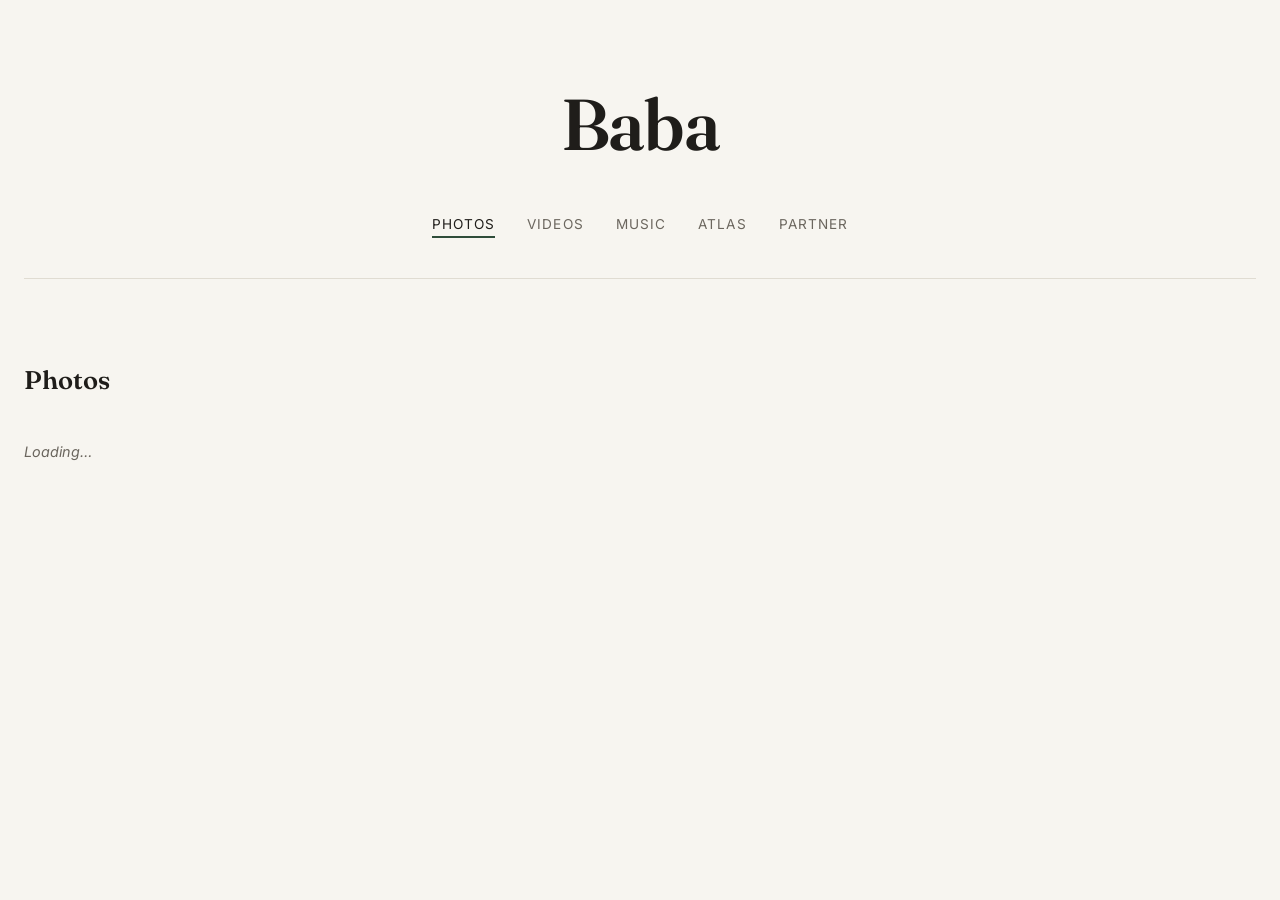
<file: photos.html>
<!DOCTYPE html>
<html lang="en">
<head>
<meta charset="UTF-8">
<meta name="viewport" content="width=device-width, initial-scale=1.0">
<title>Photos — Baba</title>
<link rel="icon" type="image/svg+xml" href="favicon.svg">
<link rel="stylesheet" href="style.css">
</head>
<body>

<header>
  <h1><a href="index.html">Baba</a></h1>
</header>

<nav>
  <a href="photos.html" class="active">Photos</a>
  <a href="videos.html">Videos</a>
  <a href="music.html">Music</a>
  <a href="atlas.html">Atlas</a>
  <a href="partner.html">Partner</a>
</nav>

<section id="photos">
  <h2>Photos</h2>
  <div id="photo-grid" class="grid">
    <p class="empty">Loading…</p>
  </div>
</section>

<!-- HOW TO ADD A TITLE: name the file "Title -- caption.jpg" in the photos folder. Otherwise it just shows the photo, no title needed. -->

<script src="script.js"></script>
<script>
  async function renderPhotos(){
    const grid = document.getElementById("photo-grid");
    const files = await listFolder("photos");
    const images = files.filter(f => /\.(jpe?g|png|webp|gif)$/i.test(f.name));
    if(images.length === 0){
      grid.innerHTML = '<p class="empty">No photos yet.</p>';
      return;
    }
    grid.innerHTML = images.map(f => {
      const { title, caption } = parseMediaName(f.name);
      return `
        <figure>
          <img src="${RAW_BASE}photos/${encodeURIComponent(f.name)}" alt="${title || 'photo'}" loading="lazy">
          ${title ? `
          <figcaption>
            <div class="title">${title}</div>
            ${caption ? `<div class="caption">${caption}</div>` : ""}
          </figcaption>` : ""}
        </figure>
      `;
    }).join("");
  }
  renderPhotos();

  document.getElementById("photo-grid").addEventListener("click", e => {
    const img = e.target.closest("img");
    if(!img) return;
    const box = document.createElement("div");
    box.className = "lightbox";
    box.innerHTML = `<img src="${img.src}" alt="${img.alt}">`;
    box.addEventListener("click", () => box.remove());
    document.addEventListener("keydown", function esc(ev){
      if(ev.key === "Escape"){ box.remove(); document.removeEventListener("keydown", esc); }
    });
    document.body.appendChild(box);
  });
</script>

</body>
</html>
</file>
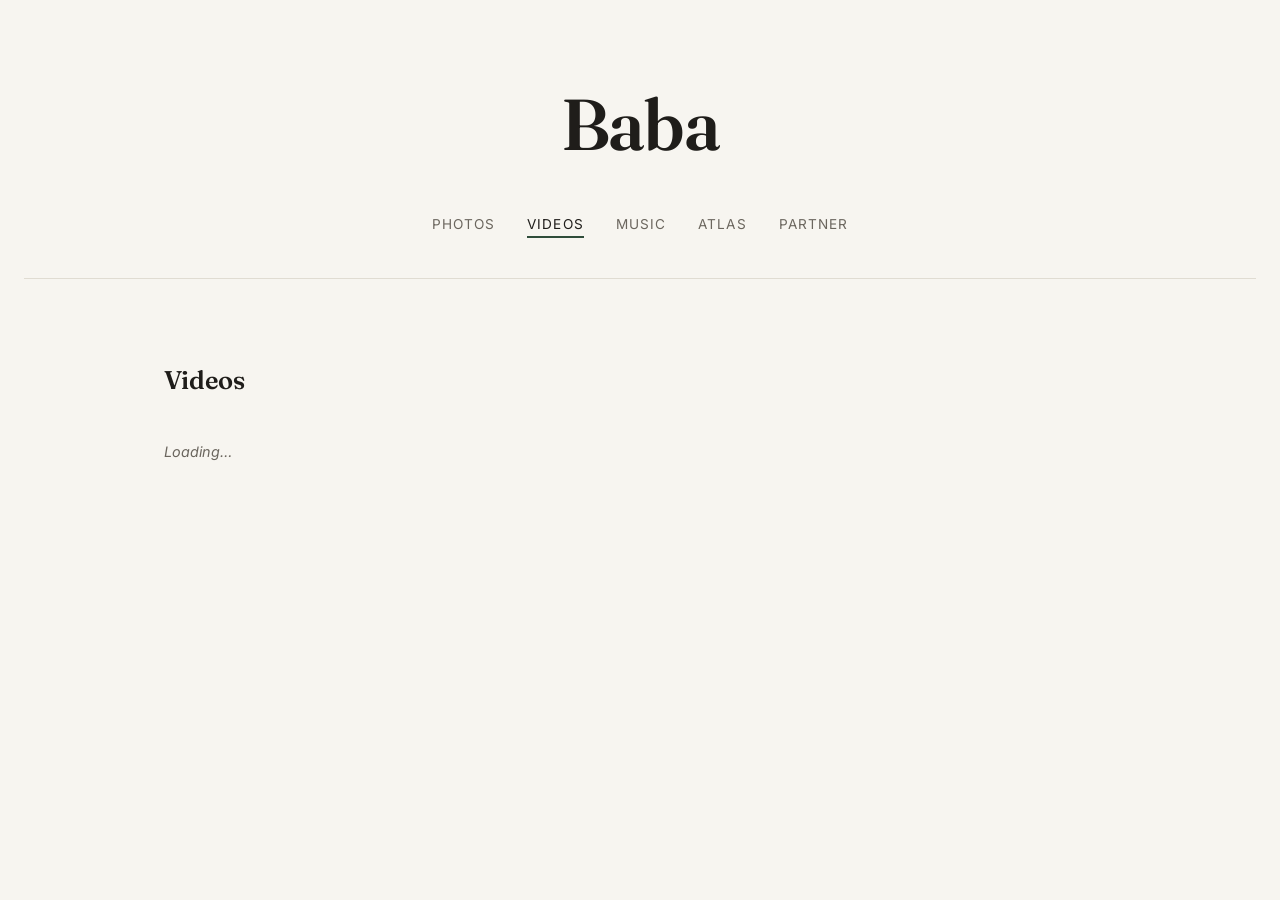
<file: videos.html>
<!DOCTYPE html>
<html lang="en">
<head>
<meta charset="UTF-8">
<meta name="viewport" content="width=device-width, initial-scale=1.0">
<title>Videos — Baba</title>
<link rel="icon" type="image/svg+xml" href="favicon.svg">
<link rel="stylesheet" href="style.css">
</head>
<body>

<header>
  <h1><a href="index.html">Baba</a></h1>
</header>

<nav>
  <a href="photos.html">Photos</a>
  <a href="videos.html" class="active">Videos</a>
  <a href="music.html">Music</a>
  <a href="atlas.html">Atlas</a>
  <a href="partner.html">Partner</a>
</nav>

<section id="videos">
  <h2>Videos</h2>
  <div id="video-grid" class="grid">
    <p class="empty">Loading…</p>
  </div>
</section>

<!-- HOW TO ADD A TITLE: name the file "Title -- caption.mp4" in the videos folder. Otherwise it just shows the video, no title needed. -->

<script src="script.js"></script>
<script>
  async function renderVideos(){
    const grid = document.getElementById("video-grid");
    const files = await listFolder("videos");
    const clips = files.filter(f => /\.(mp4|mov|webm)$/i.test(f.name));
    if(clips.length === 0){
      grid.innerHTML = '<p class="empty">No videos yet.</p>';
      return;
    }
    grid.innerHTML = clips.map(f => {
      const { title, caption } = parseMediaName(f.name);
      return `
        <figure>
          <video controls preload="metadata" src="${RAW_BASE}videos/${encodeURIComponent(f.name)}"></video>
          ${title ? `
          <figcaption>
            <div class="title">${title}</div>
            ${caption ? `<div class="caption">${caption}</div>` : ""}
          </figcaption>` : ""}
        </figure>
      `;
    }).join("");
  }
  renderVideos();
</script>

</body>
</html>
</file>
<file: style.css>
@import url('https://fonts.googleapis.com/css2?family=Fraunces:opsz,wght@9..144,400;9..144,600&family=Inter:wght@400;500&display=swap');

:root{
  --paper:#f7f5f0;
  --ink:#1f1d1a;
  --ink-soft:#6b665e;
  --line:#e0dcd2;
  --accent:#2f4d3a;
}
*{box-sizing:border-box;}
body{
  margin:0;
  background:var(--paper);
  color:var(--ink);
  font-family:'Inter',sans-serif;
  -webkit-font-smoothing:antialiased;
}
a{color:inherit;}

header{
  padding:5rem 1.5rem 3rem;
  text-align:center;
}
header h1{
  font-family:'Fraunces',serif;
  font-weight:600;
  font-size:clamp(2.5rem,7vw,4.5rem);
  margin:0;
  letter-spacing:-0.02em;
}
header h1 a{
  text-decoration:none;
}

nav{
  display:flex;
  justify-content:center;
  gap:2rem;
  padding-bottom:2.5rem;
  border-bottom:1px solid var(--line);
  margin:0 1.5rem;
  flex-wrap:wrap;
}
nav a{
  text-decoration:none;
  font-size:0.85rem;
  letter-spacing:0.08em;
  text-transform:uppercase;
  color:var(--ink-soft);
  padding-bottom:4px;
  border-bottom:2px solid transparent;
}
nav a:hover, nav a.active{ color:var(--ink); border-color:var(--accent); }

section{
  max-width:1000px;
  margin:0 auto;
  padding:4rem 1.5rem;
}
section h2{
  font-family:'Fraunces',serif;
  font-weight:600;
  font-size:1.6rem;
  margin-bottom:2rem;
}

/* Photos / videos grid */
.grid{
  display:grid;
  grid-template-columns:repeat(auto-fill,minmax(240px,1fr));
  gap:1.5rem;
}
@media (min-width:900px){
  #photos{max-width:1500px;}
  #photo-grid{grid-template-columns:repeat(auto-fill,minmax(420px,1fr));gap:2rem;}
}
#photo-grid img{cursor:zoom-in;}
.lightbox{
  position:fixed;inset:0;
  background:rgba(247,245,240,0.78);
  backdrop-filter:blur(3px);
  -webkit-backdrop-filter:blur(3px);
  display:flex;align-items:center;justify-content:center;
  z-index:1000;cursor:zoom-out;
}
.lightbox img{
  max-width:min(1100px,80vw);
  max-height:82vh;
  width:auto;height:auto;
  border-radius:4px;
  box-shadow:0 24px 70px rgba(31,29,26,0.35);
  animation:pop .18s ease-out;
}
@keyframes pop{
  from{transform:scale(0.94);opacity:0;}
  to{transform:scale(1);opacity:1;}
}
figure{
  margin:0;
  break-inside:avoid;
}
figure img, figure video{
  width:100%;
  display:block;
  border-radius:2px;
  background:#000;
}
figcaption{
  margin-top:0.6rem;
}
figcaption .title{
  font-weight:500;
  font-size:0.95rem;
}
figcaption .caption{
  color:var(--ink-soft);
  font-size:0.85rem;
  margin-top:2px;
}

/* Music list */
.track{
  display:flex;
  flex-direction:column;
  gap:0.5rem;
  padding:1.25rem 0;
  border-bottom:1px solid var(--line);
}
.track:last-child{ border-bottom:none; }
.track .title{
  font-weight:500;
  font-size:1.05rem;
}
.track .caption{
  color:var(--ink-soft);
  font-size:0.85rem;
}
audio{
  width:100%;
  height:36px;
}

.empty{
  color:var(--ink-soft);
  font-size:0.9rem;
  font-style:italic;
}

footer{
  text-align:center;
  padding:3rem 1.5rem 4rem;
  color:var(--ink-soft);
  font-size:0.8rem;
}

/* Phones: tighter header and a one-line menu */
@media (max-width:600px){
  header{padding:2.25rem 1rem 1.25rem;}
  nav{gap:1.1rem;padding-bottom:1.25rem;margin:0 1rem;}
  nav a{font-size:0.76rem;letter-spacing:0.06em;}
}
</file>
